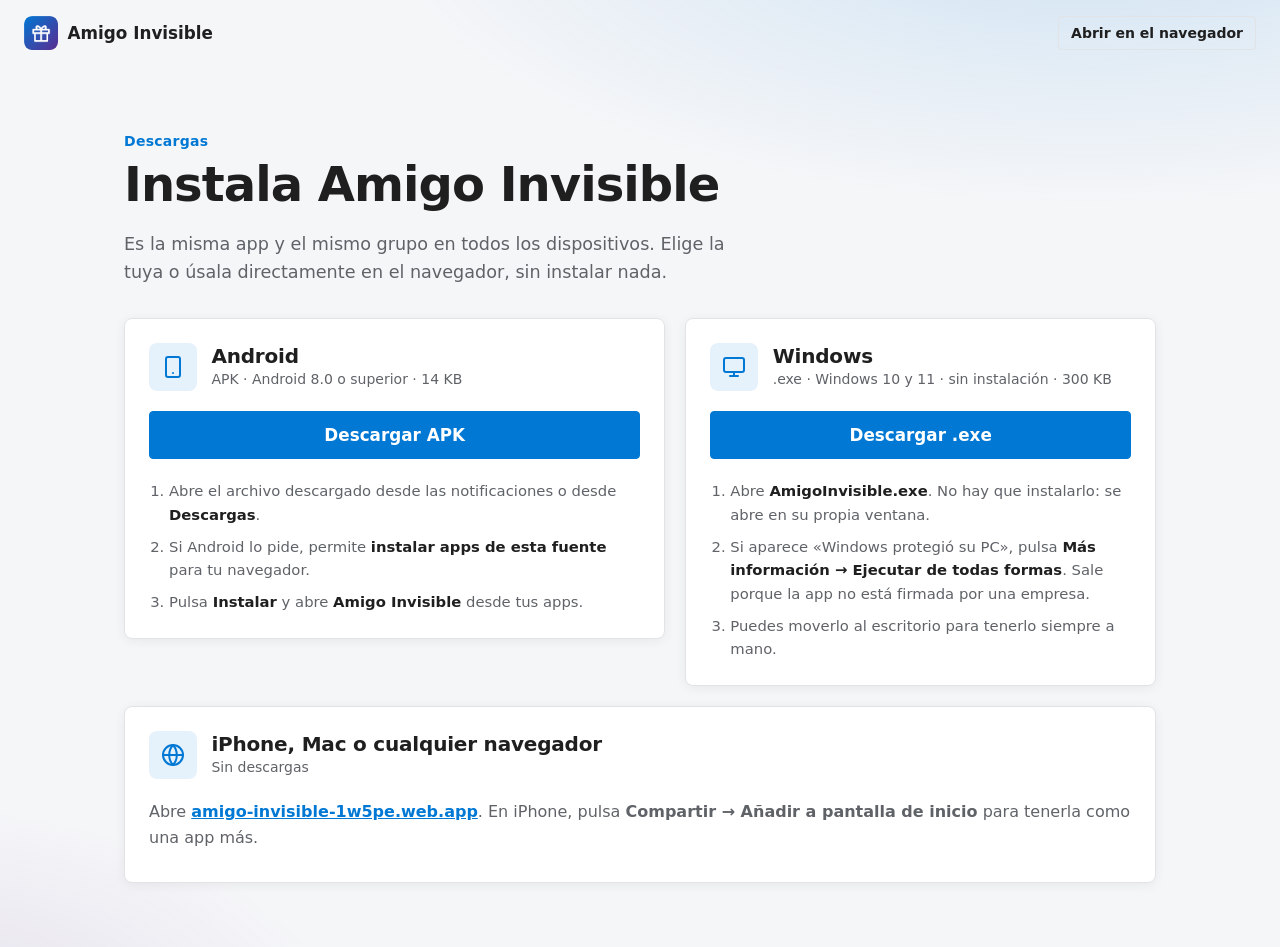
<file: public/descargar.html>
<!doctype html>
<html lang="es">
<head>
  <meta charset="utf-8">
  <meta name="viewport" content="width=device-width, initial-scale=1, viewport-fit=cover">
  <meta name="theme-color" content="#0078D4">
  <title>Descargar Amigo Invisible</title>
  <link rel="icon" href="icon-192.png">
  <link rel="stylesheet" href="styles.css">
</head>
<body>
  <div id="view-home" class="view">
    <header class="home-top">
      <a class="logo plain" href="/"><img src="icon-192.png" alt="" width="34" height="34">Amigo Invisible</a>
      <a class="btn ghost sm" href="/">Abrir en el navegador</a>
    </header>

    <main class="downloads">
      <section class="dl-intro">
        <p class="eyebrow">Descargas</p>
        <h1>Instala Amigo Invisible</h1>
        <p class="lead">Es la misma app y el mismo grupo en todos los dispositivos. Elige la tuya o úsala directamente en el navegador, sin instalar nada.</p>
      </section>

      <section class="dl-grid">
        <article class="card dl-card" id="dl-android">
          <div class="dl-head">
            <span class="dl-icon">
              <svg class="ic" viewBox="0 0 24 24" fill="none" stroke="currentColor" stroke-width="2" stroke-linecap="round" stroke-linejoin="round"><rect x="5" y="2" width="14" height="20" rx="2"/><path d="M12 18h.01"/></svg>
            </span>
            <div>
              <h2>Android</h2>
              <p class="muted small">APK · Android 8.0 o superior · 14 KB</p>
            </div>
            <span class="tag accent dl-badge" hidden>Recomendado para ti</span>
          </div>
          <a class="btn primary lg full" href="https://github.com/danielEstebaranz/amigo-invisible/releases/latest/download/AmigoInvisible.apk">Descargar APK</a>
          <ol class="dl-steps">
            <li>Abre el archivo descargado desde las notificaciones o desde <b>Descargas</b>.</li>
            <li>Si Android lo pide, permite <b>instalar apps de esta fuente</b> para tu navegador.</li>
            <li>Pulsa <b>Instalar</b> y abre <b>Amigo Invisible</b> desde tus apps.</li>
          </ol>
        </article>

        <article class="card dl-card" id="dl-windows">
          <div class="dl-head">
            <span class="dl-icon">
              <svg class="ic" viewBox="0 0 24 24" fill="none" stroke="currentColor" stroke-width="2" stroke-linecap="round" stroke-linejoin="round"><rect x="2" y="3" width="20" height="14" rx="2"/><path d="M8 21h8M12 17v4"/></svg>
            </span>
            <div>
              <h2>Windows</h2>
              <p class="muted small">.exe · Windows 10 y 11 · sin instalación · 300 KB</p>
            </div>
            <span class="tag accent dl-badge" hidden>Recomendado para ti</span>
          </div>
          <a class="btn primary lg full" href="https://github.com/danielEstebaranz/amigo-invisible/releases/latest/download/AmigoInvisible.exe">Descargar .exe</a>
          <ol class="dl-steps">
            <li>Abre <b>AmigoInvisible.exe</b>. No hay que instalarlo: se abre en su propia ventana.</li>
            <li>Si aparece «Windows protegió su PC», pulsa <b>Más información → Ejecutar de todas formas</b>. Sale porque la app no está firmada por una empresa.</li>
            <li>Puedes moverlo al escritorio para tenerlo siempre a mano.</li>
          </ol>
        </article>

        <article class="card dl-card dl-web">
          <div class="dl-head">
            <span class="dl-icon">
              <svg class="ic" viewBox="0 0 24 24" fill="none" stroke="currentColor" stroke-width="2" stroke-linecap="round" stroke-linejoin="round"><circle cx="12" cy="12" r="10"/><path d="M2 12h20M12 2a15 15 0 0 1 0 20 15 15 0 0 1 0-20"/></svg>
            </span>
            <div>
              <h2>iPhone, Mac o cualquier navegador</h2>
              <p class="muted small">Sin descargas</p>
            </div>
          </div>
          <p class="muted">Abre <a href="/">amigo-invisible-1w5pe.web.app</a>. En iPhone, pulsa <b>Compartir → Añadir a pantalla de inicio</b> para tenerla como una app más.</p>
        </article>
      </section>
    </main>
  </div>

  <script>
    // Destaca la descarga que corresponde al dispositivo actual.
    const ua = navigator.userAgent;
    const id = /Android/i.test(ua) ? "dl-android" : /Windows/i.test(ua) ? "dl-windows" : null;
    if (id) {
      const card = document.getElementById(id);
      card.classList.add("dl-recommended");
      card.querySelector(".dl-badge").hidden = false;
      card.parentElement.prepend(card);
    }
  </script>
</body>
</html>
</file>
<file: public/styles.css>
/* Estilo Fluent: superficies limpias, sombras sutiles, acento azul corporativo. */
:root {
  --accent: #0078D4;
  --accent-hover: #006CBE;
  --accent-soft: rgba(0, 120, 212, .10);
  --on-accent: #FFFFFF;
  --purple: #5C2D91;
  --teal: #008080;
  --success: #107C10;
  --success-soft: rgba(16, 124, 16, .10);
  --warm: #FF8C00;
  --warm-soft: rgba(255, 140, 0, .12);
  --danger: #C42B1C;

  --bg: #F5F6F8;
  --surface: #FFFFFF;
  --surface-2: #F2F2F2;
  --acrylic: rgba(255, 255, 255, .72);
  --text: #1F1F1F;
  --muted: #5F6368;
  --border: #E1E3E6;
  --shadow: 0 2px 12px rgba(0, 0, 0, .06);
  --shadow-lift: 0 6px 20px rgba(0, 0, 0, .10);
  --hero-grad: radial-gradient(1200px 500px at 85% -10%, rgba(0, 120, 212, .16), transparent 60%),
               radial-gradient(800px 400px at -10% 110%, rgba(92, 45, 145, .12), transparent 60%);

  --radius: 4px;
  --radius-lg: 8px;
  --ease: cubic-bezier(.2, .8, .2, 1);
  --font: "Segoe UI Variable", "Segoe UI", system-ui, -apple-system, Roboto, "Helvetica Neue", sans-serif;
  --mono: "JetBrains Mono", "Cascadia Code", Consolas, monospace;
  color-scheme: light;
}

@media (prefers-color-scheme: dark) {
  :root:not([data-theme="light"]) {
    --accent: #2B88D8;
    --accent-hover: #4A9AE0;
    --accent-soft: rgba(43, 136, 216, .18);
    --success: #4CAF50;
    --success-soft: rgba(76, 175, 80, .16);
    --warm-soft: rgba(255, 140, 0, .16);
    --danger: #FF6B5E;
    --bg: #202020;
    --surface: #2F2F2F;
    --surface-2: #383838;
    --acrylic: rgba(47, 47, 47, .78);
    --text: #F2F2F2;
    --muted: #B3B3B3;
    --border: #444444;
    --shadow: 0 2px 12px rgba(0, 0, 0, .30);
    --shadow-lift: 0 6px 20px rgba(0, 0, 0, .40);
    color-scheme: dark;
  }
}
:root[data-theme="dark"] {
  --accent: #2B88D8;
  --accent-hover: #4A9AE0;
  --accent-soft: rgba(43, 136, 216, .18);
  --success: #4CAF50;
  --success-soft: rgba(76, 175, 80, .16);
  --warm-soft: rgba(255, 140, 0, .16);
  --danger: #FF6B5E;
  --bg: #202020;
  --surface: #2F2F2F;
  --surface-2: #383838;
  --acrylic: rgba(47, 47, 47, .78);
  --text: #F2F2F2;
  --muted: #B3B3B3;
  --border: #444444;
  --shadow: 0 2px 12px rgba(0, 0, 0, .30);
  --shadow-lift: 0 6px 20px rgba(0, 0, 0, .40);
  color-scheme: dark;
}

* { box-sizing: border-box; }
[hidden] { display: none !important; }

html, body { margin: 0; }
body {
  min-height: 100dvh;
  background: var(--bg);
  color: var(--text);
  font: 400 1rem/1.6 var(--font);
  -webkit-font-smoothing: antialiased;
}

h1, h2, h3 { margin: 0; line-height: 1.2; letter-spacing: -.01em; }
h1 { font-size: 2.25rem; font-weight: 700; }
h2 { font-size: 1.25rem; font-weight: 600; }
p { margin: .5rem 0; }
b { font-weight: 600; }

.ic { width: 1.1em; height: 1.1em; flex: none; vertical-align: -.18em; }
.mono { font-family: var(--mono); }
.muted { color: var(--muted); }
.small { font-size: .875rem; }
.center { text-align: center; }
.grow { flex: 1; min-width: 0; }
.eyebrow { margin: 0 0 .25rem; color: var(--accent); font-size: .875rem; font-weight: 600; letter-spacing: .02em; }
.label { margin: 1.25rem 0 .5rem; font-size: .875rem; font-weight: 600; color: var(--muted); letter-spacing: .02em; }
.success-text { color: var(--success); }
.warn { background: var(--warm-soft); border-left: 3px solid var(--warm); padding: .75rem 1rem; border-radius: var(--radius); font-size: .925rem; }

/* ---------- Controles ---------- */
.btn {
  display: inline-flex; align-items: center; justify-content: center; gap: .5rem;
  min-height: 40px; padding: .5rem 1rem;
  font: 600 .95rem var(--font);
  color: var(--text);
  background: var(--surface);
  border: 1.5px solid var(--border);
  border-radius: var(--radius);
  cursor: pointer; text-decoration: none; white-space: nowrap;
  transition: background-color .2s var(--ease), box-shadow .2s var(--ease), transform .1s;
}
.btn:hover { background: var(--surface-2); }
.btn:active { transform: translateY(1px); }
.btn.primary { background: var(--accent); border-color: var(--accent); color: var(--on-accent); }
.btn.primary:hover { background: var(--accent-hover); box-shadow: var(--shadow-lift); }
.btn.ghost { background: transparent; }
.btn.ghost:hover { background: var(--accent-soft); }
.btn.danger { color: var(--danger); }
.btn.sm { min-height: 34px; padding: .35rem .75rem; font-size: .875rem; }
.btn.lg { min-height: 48px; padding: .75rem 1.5rem; font-size: 1.05rem; }
.btn.full { width: 100%; }
.btn:disabled { opacity: .6; cursor: progress; }
.btn.busy::after {
  content: ""; width: 14px; height: 14px; border-radius: 50%;
  border: 2px solid currentColor; border-right-color: transparent;
  animation: spin .7s linear infinite;
}
@keyframes spin { to { transform: rotate(360deg); } }

.link { background: none; border: 0; padding: 0; color: var(--accent); font: inherit; font-weight: 600; cursor: pointer; }
.link:hover { text-decoration: underline; }

.icon-btn {
  display: inline-grid; place-items: center;
  width: 40px; height: 40px;
  background: transparent; color: var(--muted);
  border: 0; border-radius: var(--radius); cursor: pointer;
  transition: background-color .2s var(--ease), color .2s;
}
.icon-btn:hover { background: var(--surface-2); color: var(--text); }
.icon-btn .ic { width: 20px; height: 20px; }

:focus-visible { outline: 2px solid var(--accent); outline-offset: 2px; }

.field { display: block; margin-bottom: 1rem; }
.field > span { display: block; margin-bottom: .35rem; font-size: .875rem; font-weight: 500; letter-spacing: .01em; }
input {
  width: 100%; min-height: 40px;
  padding: .5rem .75rem;
  font: inherit; color: var(--text);
  background: var(--surface);
  border: 1px solid var(--border);
  border-bottom-color: var(--muted);
  border-radius: var(--radius);
  transition: border-color .2s;
}
input:focus { outline: 2px solid var(--accent); outline-offset: 2px; border-color: var(--accent); }
input::placeholder { color: var(--muted); opacity: .75; }
.price-input { position: relative; width: 120px; flex: none; }
.price-input input { padding-right: 2rem; }
.price-input span { position: absolute; right: .75rem; top: 50%; transform: translateY(-50%); color: var(--muted); }
.price-row { display: flex; flex-wrap: wrap; gap: .5rem; align-items: center; }

.chips { display: flex; flex-wrap: wrap; gap: .4rem; }
.chip {
  padding: .3rem .75rem;
  font: 500 .85rem var(--font);
  color: var(--text);
  background: var(--surface-2);
  border: 1px solid var(--border);
  border-radius: 999px;
  cursor: pointer;
  transition: background-color .2s, border-color .2s;
}
.chip:hover { border-color: var(--accent); }
.chip.active { background: var(--accent); border-color: var(--accent); color: var(--on-accent); }
.chip.static { cursor: default; background: var(--accent-soft); border-color: transparent; }

.tag {
  display: inline-flex; align-items: center; gap: .35rem;
  padding: .2rem .6rem;
  font-size: .8rem; font-weight: 500;
  color: var(--muted);
  background: var(--surface-2);
  border-radius: var(--radius);
}
.tag.accent { color: var(--purple); background: rgba(92, 45, 145, .10); }
:root[data-theme="dark"] .tag.accent { color: #C3A6E8; background: rgba(195, 166, 232, .14); }
@media (prefers-color-scheme: dark) {
  :root:not([data-theme="light"]) .tag.accent { color: #C3A6E8; background: rgba(195, 166, 232, .14); }
}
.tag.success { color: var(--success); background: var(--success-soft); }
.tag.tiny { padding: 0 .4rem; font-size: .72rem; margin-right: .25rem; }

/* ---------- Tarjetas ---------- */
.card {
  background: var(--surface);
  border: 1px solid var(--border);
  border-radius: var(--radius-lg);
  box-shadow: var(--shadow);
  padding: 1.5rem;
  animation: enter .42s var(--ease) both;
}
.card-head { display: flex; align-items: center; justify-content: space-between; gap: .75rem; margin-bottom: .5rem; }
.card.narrow { max-width: 560px; margin-inline: auto; }

.grid { display: grid; gap: 1.25rem; align-items: start; }
.grid.two { grid-template-columns: minmax(0, 1.1fr) minmax(0, 1fr); }
.stack { display: grid; gap: 1.25rem; }
.row { display: flex; flex-wrap: wrap; gap: .5rem; margin-top: 1rem; }

@keyframes enter { from { opacity: 0; transform: translateY(16px); } to { opacity: 1; transform: none; } }

.skeleton {
  border-radius: var(--radius);
  background: linear-gradient(90deg, var(--surface-2) 25%, var(--border) 50%, var(--surface-2) 75%);
  background-size: 200% 100%;
  animation: shimmer 1.2s linear infinite;
  margin-bottom: .75rem;
}
@keyframes shimmer { to { background-position: -200% 0; } }

.empty { display: grid; justify-items: center; gap: .5rem; padding: 1.5rem .5rem; color: var(--muted); text-align: center; }
.empty .ic { width: 40px; height: 40px; color: var(--accent); }
.empty h2 { color: var(--text); }

/* ---------- Inicio ---------- */
.home-top {
  display: flex; align-items: center; justify-content: space-between;
  max-width: 1280px; margin: 0 auto; padding: 1rem 1.5rem;
}
.logo { display: flex; align-items: center; gap: .6rem; font-weight: 700; font-size: 1.05rem; }
.logo-mark {
  display: inline-grid; place-items: center;
  width: 34px; height: 34px;
  color: var(--on-accent);
  background: linear-gradient(135deg, var(--accent), var(--purple));
  border-radius: var(--radius-lg);
}
.logo-mark .ic { width: 18px; height: 18px; }

#view-home { min-height: 100dvh; background: var(--hero-grad), var(--bg); }
.home {
  display: grid; grid-template-columns: 1.15fr 1fr; gap: clamp(2rem, 6vw, 5rem); align-items: center;
  max-width: 1280px; margin: 0 auto;
  padding: clamp(2rem, 6vw, 5rem) 1.5rem 4rem;
}
.hero h1 { font-size: clamp(2.25rem, 5vw, 3.6rem); letter-spacing: -.025em; }
.lead { font-size: 1.1rem; color: var(--muted); max-width: 56ch; margin-top: 1rem; }
.steps { list-style: none; padding: 0; margin: 2rem 0 0; display: grid; gap: 1rem; }
.steps li { display: flex; gap: .9rem; align-items: center; animation: enter .42s var(--ease) both; }
.steps li:nth-child(2) { animation-delay: 80ms; }
.steps li:nth-child(3) { animation-delay: 160ms; }
.steps li > span {
  display: grid; place-items: center; width: 40px; height: 40px; flex: none;
  color: var(--accent); background: var(--accent-soft); border-radius: var(--radius-lg);
}
.steps small { display: block; color: var(--muted); }
.home-forms .card { background: var(--acrylic); backdrop-filter: blur(20px) saturate(1.4); -webkit-backdrop-filter: blur(20px) saturate(1.4); }
.home-forms h2 { margin-bottom: 1rem; }
.switch { margin: 1rem 0 0; text-align: center; color: var(--muted); font-size: .925rem; }

/* ---------- App del grupo (escritorio) ---------- */
.shell { display: grid; grid-template-columns: 248px minmax(0, 1fr); min-height: 100dvh; }
.sidebar {
  position: sticky; top: 0; height: 100dvh;
  display: flex; flex-direction: column; gap: 1.5rem;
  padding: 1.25rem .75rem;
  background: var(--acrylic);
  backdrop-filter: blur(20px); -webkit-backdrop-filter: blur(20px);
  border-right: 1px solid var(--border);
  z-index: 100;
}
.sidebar .logo { padding: 0 .5rem; }
.nav { display: grid; gap: .25rem; }
.nav-item {
  position: relative;
  display: flex; align-items: center; gap: .75rem;
  width: 100%; min-height: 40px; padding: .5rem .75rem;
  font: 400 .95rem var(--font); color: var(--text); text-align: left;
  background: transparent; border: 0; border-radius: var(--radius);
  cursor: pointer;
  transition: background-color .2s var(--ease);
}
.nav-item:hover { background: var(--surface-2); }
.nav-item.active { background: var(--accent-soft); font-weight: 600; }
.nav-item.active::before {
  content: ""; position: absolute; left: 0; top: 25%; bottom: 25%;
  width: 3px; border-radius: 2px; background: var(--accent);
}
.nav-item .ic { width: 20px; height: 20px; }
.sidebar-foot { margin-top: auto; display: grid; gap: .25rem; }

.content { padding: 2rem clamp(1.25rem, 3vw, 2.5rem) 3rem; max-width: 1180px; width: 100%; }
.group-head { display: flex; align-items: flex-start; justify-content: space-between; gap: 1rem; margin-bottom: 1.75rem; }
.group-head h1 { font-size: clamp(1.6rem, 3vw, 2.25rem); }
.meta { display: flex; flex-wrap: wrap; gap: .4rem; margin-top: .75rem; }
.mobile-only { display: none; }

.panel { display: none; }
.panel.active { display: block; animation: fade .2s ease-out; }
@keyframes fade { from { opacity: 0; } to { opacity: 1; } }

.code-box {
  display: flex; align-items: center; justify-content: space-between; gap: 1rem; flex-wrap: wrap;
  margin-top: 1rem; padding: .75rem 1rem;
  background: var(--surface-2); border-radius: var(--radius);
}
.code-big { font-size: 1.6rem; font-weight: 700; letter-spacing: .18em; color: var(--accent); }

.members { list-style: none; margin: .5rem 0 0; padding: 0; }
.members li {
  display: flex; align-items: center; gap: .85rem;
  padding: .75rem 0; border-top: 1px solid var(--border);
  animation: enter .42s var(--ease) both; animation-delay: calc(var(--i, 0) * 80ms);
}
.members li:first-child { border-top: 0; }
.members small { display: block; font-size: .8rem; }
.avatar {
  display: grid; place-items: center; width: 38px; height: 38px; flex: none;
  color: #FFFFFF; font-weight: 600;
  background: linear-gradient(135deg, var(--accent), var(--teal));
  border-radius: 50%;
}
.progress-line { height: 4px; margin: .35rem 0 .2rem; background: var(--surface-2); border-radius: 2px; overflow: hidden; max-width: 220px; }
.progress-line > div { height: 100%; background: var(--accent); transition: width .3s var(--ease); }

.likes { display: grid; gap: .5rem; margin-top: 1rem; }
.like-input { display: flex; align-items: center; gap: .6rem; }
.like-input .num {
  display: grid; place-items: center; width: 30px; height: 30px; flex: none;
  font: 600 .85rem var(--mono); color: var(--accent);
  background: var(--accent-soft); border-radius: var(--radius);
}
.recover { margin-top: 1.5rem; padding-top: 1rem; border-top: 1px solid var(--border); }
.recover summary { cursor: pointer; font-weight: 500; color: var(--muted); font-size: .925rem; }
.recover summary:hover { color: var(--text); }

.recs { list-style: none; margin: 1rem 0 0; padding: 0; display: grid; gap: .5rem; }
.rec {
  display: flex; align-items: center; gap: 1rem;
  padding: .85rem 1rem;
  background: var(--bg);
  border: 1px solid var(--border);
  border-radius: var(--radius);
  transition: border-color .2s, box-shadow .2s;
  animation: enter .42s var(--ease) both; animation-delay: calc(var(--i, 0) * 60ms);
}
.rec:hover { border-color: var(--accent); box-shadow: var(--shadow); }
.rec small { display: block; color: var(--muted); font-size: .82rem; margin-top: .15rem; }
.rec-side { display: grid; justify-items: end; gap: .15rem; flex: none; }
.price { font: 600 .95rem var(--mono); color: var(--success); }
.search { display: inline-flex; align-items: center; gap: .3rem; font-size: .8rem; color: var(--accent); text-decoration: none; }
.search:hover { text-decoration: underline; }

.reveal-card { text-align: center; }
.gift-art {
  display: grid; place-items: center; width: 88px; height: 88px; margin: .5rem auto 1rem;
  color: var(--on-accent);
  background: linear-gradient(135deg, var(--accent), var(--purple));
  border-radius: 20px;
  box-shadow: var(--shadow-lift);
  animation: float 3s ease-in-out infinite;
}
.gift-art .ic { width: 44px; height: 44px; }
@keyframes float { 50% { transform: translateY(-6px); } }
.reveal-card .btn { margin-top: 1rem; }
.reveal-card .chips { justify-content: center; }
.reveal-name {
  font-size: clamp(2.25rem, 5vw, 3.2rem); font-weight: 700; letter-spacing: -.02em;
  background: linear-gradient(135deg, var(--accent), var(--purple));
  -webkit-background-clip: text; background-clip: text; color: transparent;
  animation: enter .42s var(--ease) both;
}

.loading { display: grid; place-content: center; justify-items: center; min-height: 100dvh; }

.toast {
  position: fixed; left: 50%; bottom: 1.5rem; z-index: 500;
  max-width: calc(100vw - 32px);
  padding: .75rem 1.1rem;
  color: var(--text); background: var(--acrylic);
  backdrop-filter: blur(20px); -webkit-backdrop-filter: blur(20px);
  border: 1px solid var(--border); border-radius: var(--radius-lg);
  box-shadow: var(--shadow-lift);
  opacity: 0; transform: translate(-50%, 16px);
  transition: opacity .25s var(--ease), transform .25s var(--ease);
  pointer-events: none;
}
.toast.show { opacity: 1; transform: translate(-50%, 0); }

/* ---------- Tablet ---------- */
@media (max-width: 1024px) {
  .grid.two { grid-template-columns: minmax(0, 1fr); }
}

/* ---------- Móvil ---------- */
@media (max-width: 767px) {
  h1 { font-size: 1.75rem; }
  .home { grid-template-columns: 1fr; padding: 1rem 1rem 3rem; gap: 2rem; }
  .home-top { padding: 1rem; }
  .home-forms { order: -1; }
  .hero .steps { margin-top: 1.25rem; }

  .shell { display: block; padding-bottom: calc(68px + env(safe-area-inset-bottom)); }
  .sidebar {
    position: fixed; top: auto; left: 0; right: 0; bottom: 0;
    height: auto; padding: .35rem .5rem calc(.35rem + env(safe-area-inset-bottom));
    border-right: 0; border-top: 1px solid var(--border);
  }
  .sidebar .logo, .sidebar-foot { display: none; }
  .nav { grid-template-columns: repeat(3, 1fr); gap: .25rem; }
  .nav-item { flex-direction: column; gap: .15rem; justify-content: center; min-height: 54px; font-size: .75rem; text-align: center; }
  .nav-item.active::before { left: 30%; right: 30%; top: 0; bottom: auto; width: auto; height: 3px; }

  .content { padding: 1.25rem 1rem 1.5rem; }
  .group-head { margin-bottom: 1.25rem; }
  .mobile-only { display: flex; gap: .25rem; }
  .card { padding: 1.15rem; }
  .rec { flex-wrap: wrap; gap: .5rem; }
  .rec-side { grid-auto-flow: column; align-items: center; gap: 1rem; width: 100%; justify-content: space-between; }
  .toast { bottom: calc(80px + env(safe-area-inset-bottom)); }
}

@media (prefers-reduced-motion: reduce) {
  *, *::before, *::after { animation: none !important; transition: none !important; }
}

/* ---------- Descargas ---------- */
.logo.plain { color: var(--text); text-decoration: none; }
.logo.plain img { border-radius: var(--radius-lg); }
.downloads { max-width: 1080px; margin: 0 auto; padding: clamp(1.5rem, 5vw, 4rem) 1.5rem 4rem; }
.dl-intro { max-width: 640px; margin-bottom: 2rem; }
.dl-intro h1 { font-size: clamp(2rem, 4.5vw, 3rem); letter-spacing: -.02em; }
.dl-grid { display: grid; grid-template-columns: 1.15fr 1fr; gap: 1.25rem; align-items: start; }
.dl-web { grid-column: 1 / -1; }
.dl-head { display: flex; align-items: center; gap: .9rem; margin-bottom: 1.25rem; flex-wrap: wrap; }
.dl-head p { margin: 0; }
.dl-icon {
  display: grid; place-items: center; width: 48px; height: 48px; flex: none;
  color: var(--accent); background: var(--accent-soft); border-radius: var(--radius-lg);
}
.dl-icon .ic { width: 24px; height: 24px; }
.dl-badge { margin-left: auto; }
.dl-recommended { border-color: var(--accent); box-shadow: 0 0 0 1px var(--accent), var(--shadow-lift); }
.dl-steps { margin: 1.25rem 0 0; padding-left: 1.25rem; display: grid; gap: .5rem; color: var(--muted); font-size: .925rem; }
.dl-steps b { color: var(--text); }
.dl-web a { color: var(--accent); font-weight: 600; }
.home-links { margin-top: 1.5rem; }
.in-app .app-download { display: none !important; }
a.nav-item { text-decoration: none; }
.home-links a { display: inline-flex; align-items: center; gap: .4rem; color: var(--accent); font-weight: 600; text-decoration: none; }
.home-links a:hover { text-decoration: underline; }

@media (max-width: 767px) {
  .dl-grid { grid-template-columns: 1fr; }
  .dl-badge { margin-left: 0; }
}
</file>
